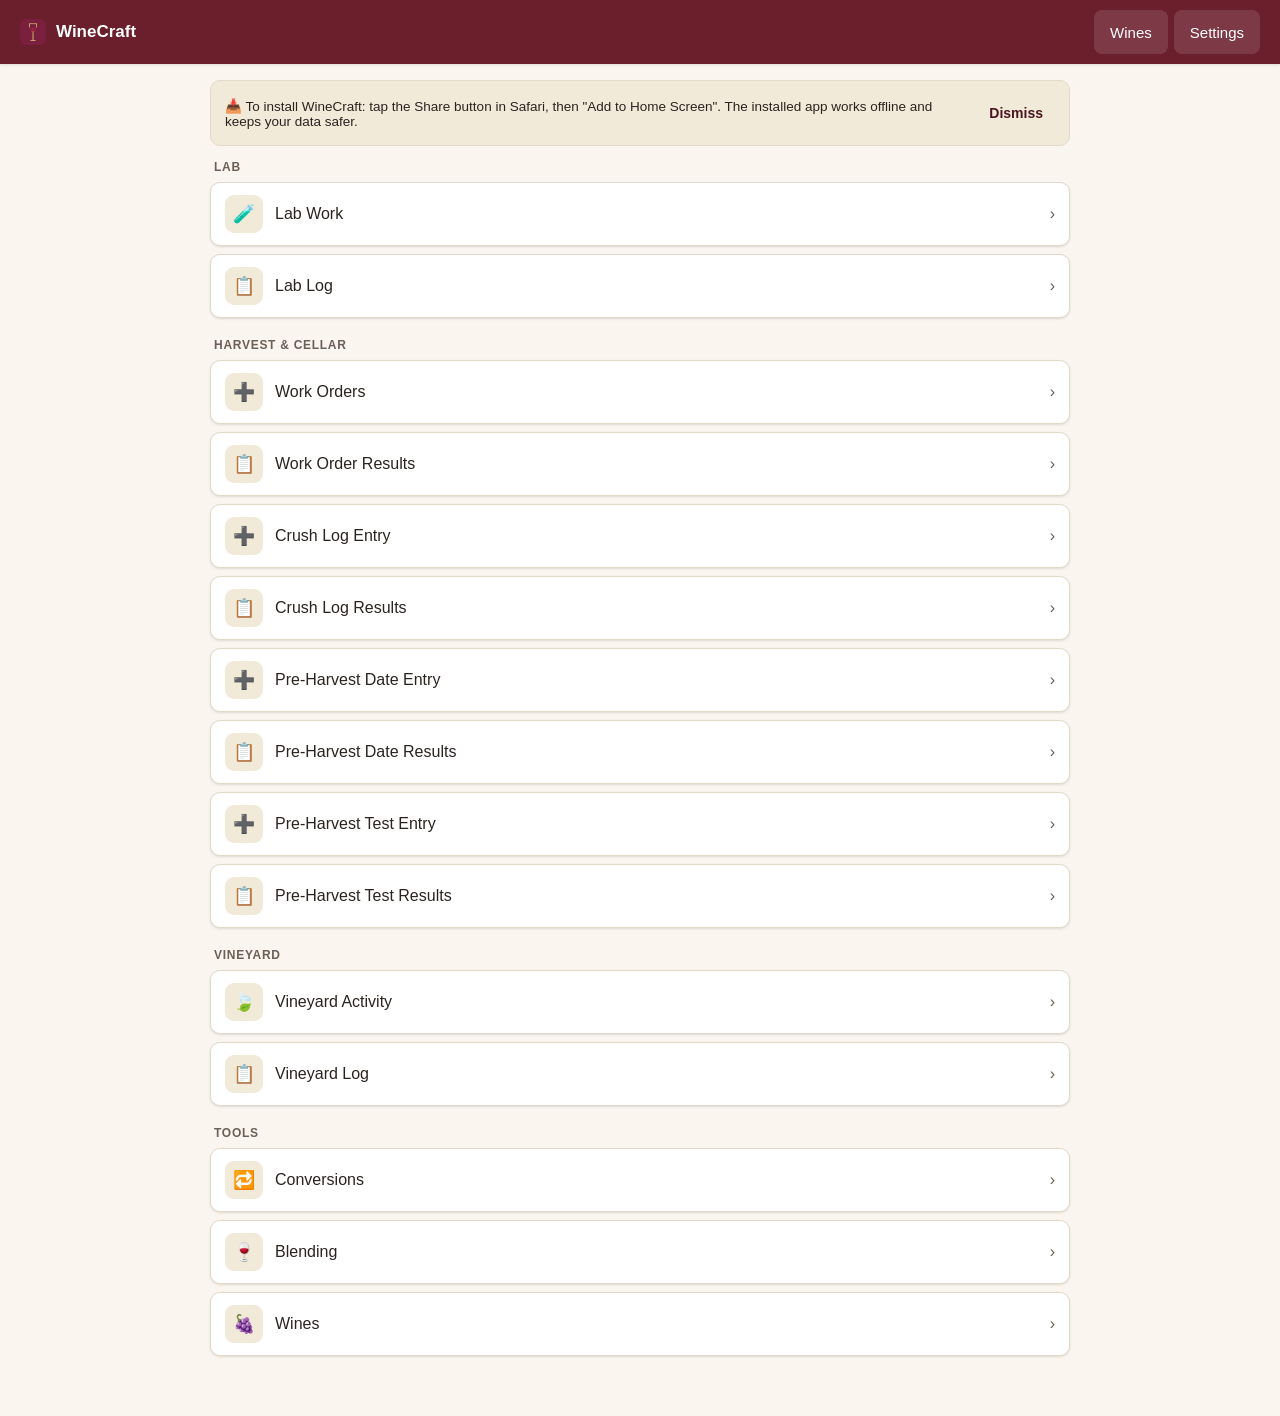
<file: index.html>
<!doctype html>
<html lang="en">
<head>
<meta charset="utf-8">
<meta name="viewport" content="width=device-width, initial-scale=1, viewport-fit=cover">
<meta name="apple-mobile-web-app-capable" content="yes">
<meta name="mobile-web-app-capable" content="yes">
<meta name="apple-mobile-web-app-status-bar-style" content="black-translucent">
<meta name="apple-mobile-web-app-title" content="WineCraft">
<meta name="format-detection" content="telephone=no">
<title>WineCraft</title>
<meta name="description" content="Offline winery production management: lab tests, crush log, pre-harvest tracking, vineyard activity, work orders, tanks, and calculators.">
<meta name="theme-color" content="#6b1e2b">
<link rel="manifest" href="manifest.json">
<link rel="icon" href="assets/icons/icon-192.png">
<link rel="apple-touch-icon" href="assets/icons/apple-touch-icon.png">
<link rel="stylesheet" href="css/styles.css">
</head>
<body>
<div id="app">
  <div id="app-content"></div>
</div>

<script src="js/db.js"></script>
<script src="js/calc.js"></script>
<script src="js/util.js"></script>
<script src="js/router.js"></script>
<script src="js/seed.js"></script>
<script src="js/screens/labTests.js"></script>
<script src="js/screens/labWork.js"></script>
<script src="js/screens/labLog.js"></script>
<script src="js/screens/crushLog.js"></script>
<script src="js/screens/preHarvest.js"></script>
<script src="js/screens/preHarvestMeasure.js"></script>
<script src="js/screens/vineyard.js"></script>
<script src="js/screens/workOrder.js"></script>
<script src="js/screens/wineList.js"></script>
<script src="js/screens/conversions.js"></script>
<script src="js/screens/blending.js"></script>
<script src="js/screens/adminGeneric.js"></script>
<script src="js/screens/tank.js"></script>
<script src="js/screens/tankCapacity.js"></script>
<script src="js/screens/settings.js"></script>
<script src="js/screens/wheels.js"></script>
<script src="js/screens/home.js"></script>
<script src="js/app.js"></script>
</body>
</html>
</file>
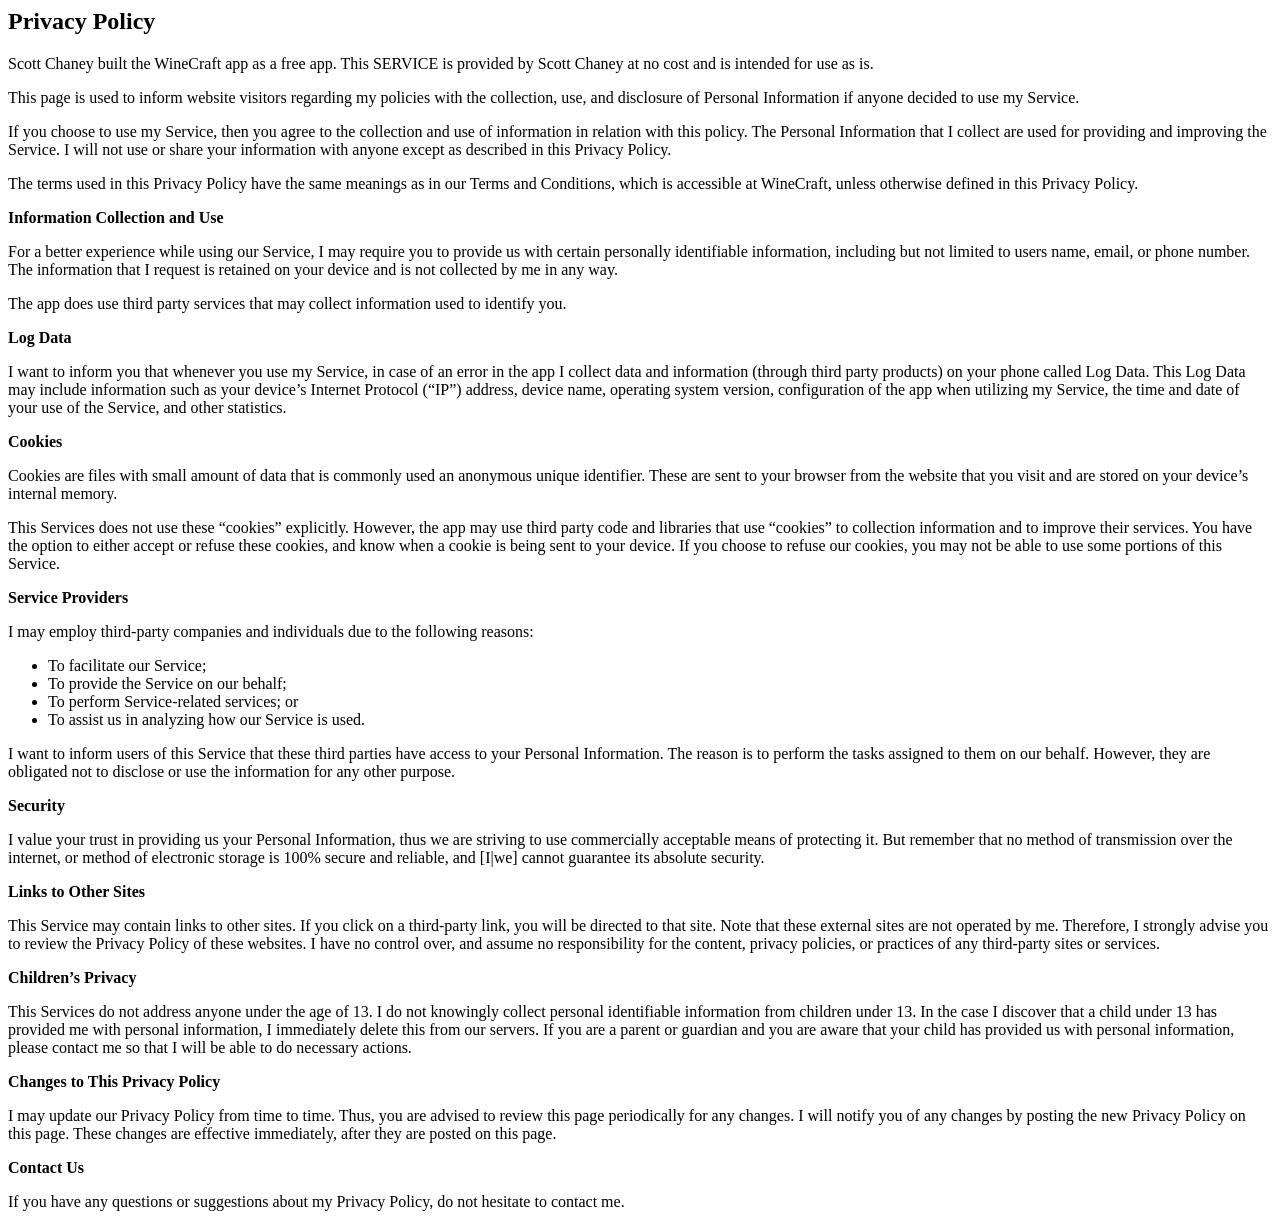
<file: assets/PrivacyPolicy.html>
<html>
<body>
<h2>Privacy Policy</h2>
<p>Scott Chaney built the WineCraft app as a free app. This SERVICE is provided by Scott Chaney at no cost and is intended
    for use as is.</p>
<p>This page is used to inform website visitors regarding my policies with the collection, use, and
    disclosure of Personal Information if anyone decided to use my Service.</p>
<p>If you choose to use my Service, then you agree to the collection and use of information in
    relation with this policy. The Personal Information that I collect are used for providing and
    improving the Service. I will not use or share your information with anyone except as described
    in this Privacy Policy.</p>
<p>The terms used in this Privacy Policy have the same meanings as in our Terms and Conditions,
    which is accessible at WineCraft, unless otherwise defined in this Privacy Policy.</p>

<p><strong>Information Collection and Use</strong></p>
<p>For a better experience while using our Service, I may require you to provide us with certain
    personally identifiable information, including but not limited to users name, email, or phone number. 
	The information that I request is retained on your device and is not
    collected by me in any way.</p>
<p>The app does use third party services that may collect information used to identify you.</p>

<p><strong>Log Data</strong></p>
<p>I want to inform you that whenever you use my Service, in case of an error in the app I collect
    data and information (through third party products) on your phone called Log Data. This Log Data
    may include information such as your device’s Internet Protocol (“IP”) address, device name,
    operating system version, configuration of the app when utilizing my Service, the time and date
    of your use of the Service, and other statistics.</p>

<p><strong>Cookies</strong></p>
<p>Cookies are files with small amount of data that is commonly used an anonymous unique identifier.
    These are sent to your browser from the website that you visit and are stored on your device’s
    internal memory.</p>
<p>This Services does not use these “cookies” explicitly. However, the app may use third party code
    and libraries that use “cookies” to collection information and to improve their services. You
    have the option to either accept or refuse these cookies, and know when a cookie is being sent
    to your device. If you choose to refuse our cookies, you may not be able to use some portions of
    this Service.</p>

<p><strong>Service Providers</strong></p>
<p>I may employ third-party companies and individuals due to the following reasons:</p>
<ul>
    <li>To facilitate our Service;</li>
    <li>To provide the Service on our behalf;</li>
    <li>To perform Service-related services; or</li>
    <li>To assist us in analyzing how our Service is used.</li>
</ul>
<p>I want to inform users of this Service that these third parties have access to your Personal
    Information. The reason is to perform the tasks assigned to them on our behalf. However, they
    are obligated not to disclose or use the information for any other purpose.</p>

<p><strong>Security</strong></p>
<p>I value your trust in providing us your Personal Information, thus we are striving to use
    commercially acceptable means of protecting it. But remember that no method of transmission over
    the internet, or method of electronic storage is 100% secure and reliable, and [I|we] cannot
    guarantee its absolute security.</p>

<p><strong>Links to Other Sites</strong></p>
<p>This Service may contain links to other sites. If you click on a third-party link, you will be
    directed to that site. Note that these external sites are not operated by me. Therefore, I
    strongly advise you to review the Privacy Policy of these websites. I have no control over, and
    assume no responsibility for the content, privacy policies, or practices of any third-party
    sites or services.</p>

<p><strong>Children’s Privacy</strong></p>
<p>This Services do not address anyone under the age of 13. I do not knowingly collect personal
    identifiable information from children under 13. In the case I discover that a child under 13
    has provided me with personal information, I immediately delete this from our servers. If you
    are a parent or guardian and you are aware that your child has provided us with personal
    information, please contact me so that I will be able to do necessary actions.</p>

<p><strong>Changes to This Privacy Policy</strong></p>
<p>I may update our Privacy Policy from time to time. Thus, you are advised to review this page
    periodically for any changes. I will notify you of any changes by posting the new Privacy Policy
    on this page. These changes are effective immediately, after they are posted on this page.</p>

<p><strong>Contact Us</strong></p>
<p>If you have any questions or suggestions about my Privacy Policy, do not hesitate to contact
    me.</p>
</body>
</html>
</file>
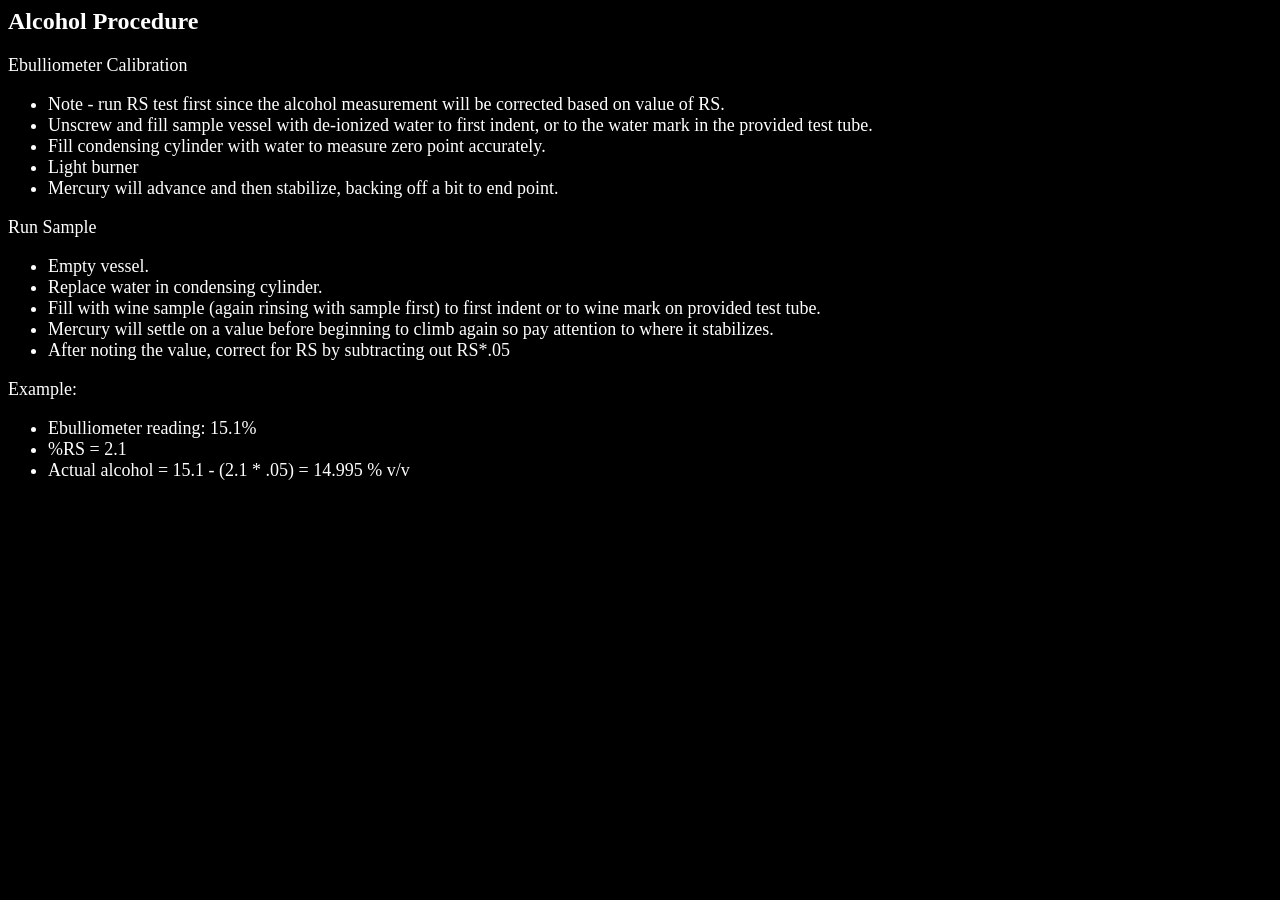
<file: assets/procedures/Alcohol.html>
<html>
<head>
<title>Alcohol Procedure</title>
<style>
  p {
    color: white;
	font-size: 18px;
  }
   li {
    color: white;
	font-size: 18px;
  }
</style>
</head>
<body style="background-color:black">
<span style="color: white;">
<H2>Alcohol Procedure</H2>

<p>Ebulliometer Calibration</p>
<ul>
<li>Note - run RS test first since the alcohol measurement will be corrected based on value of RS.</li>
<li>Unscrew and fill sample vessel with de-ionized water to first indent, or to the water mark in the provided test tube.</li>
<li>Fill condensing cylinder with water to measure zero point accurately.</li>
<li>Light burner</li>
<li>Mercury will advance and then stabilize, backing off a bit to end point.</li>
</ul>

<p>Run Sample</p>
<ul>
<li>Empty vessel.</li>
<li>Replace water in condensing cylinder.</li>
<li>Fill with wine sample (again rinsing with sample first) to first indent or to wine mark on provided test tube.</li>
<li>Mercury will settle on a value before beginning to climb again so pay attention to where it stabilizes.</li>
<li>After noting the value, correct for RS by subtracting out RS*.05</li>
</ul>

<p>Example:</p>
<ul>
<li>Ebulliometer reading: 15.1%</li>
<li>%RS = 2.1</li>
<li>Actual alcohol = 15.1 - (2.1 * .05) = 14.995 % v/v</li>
</ul>
</body>
</html>
</file>
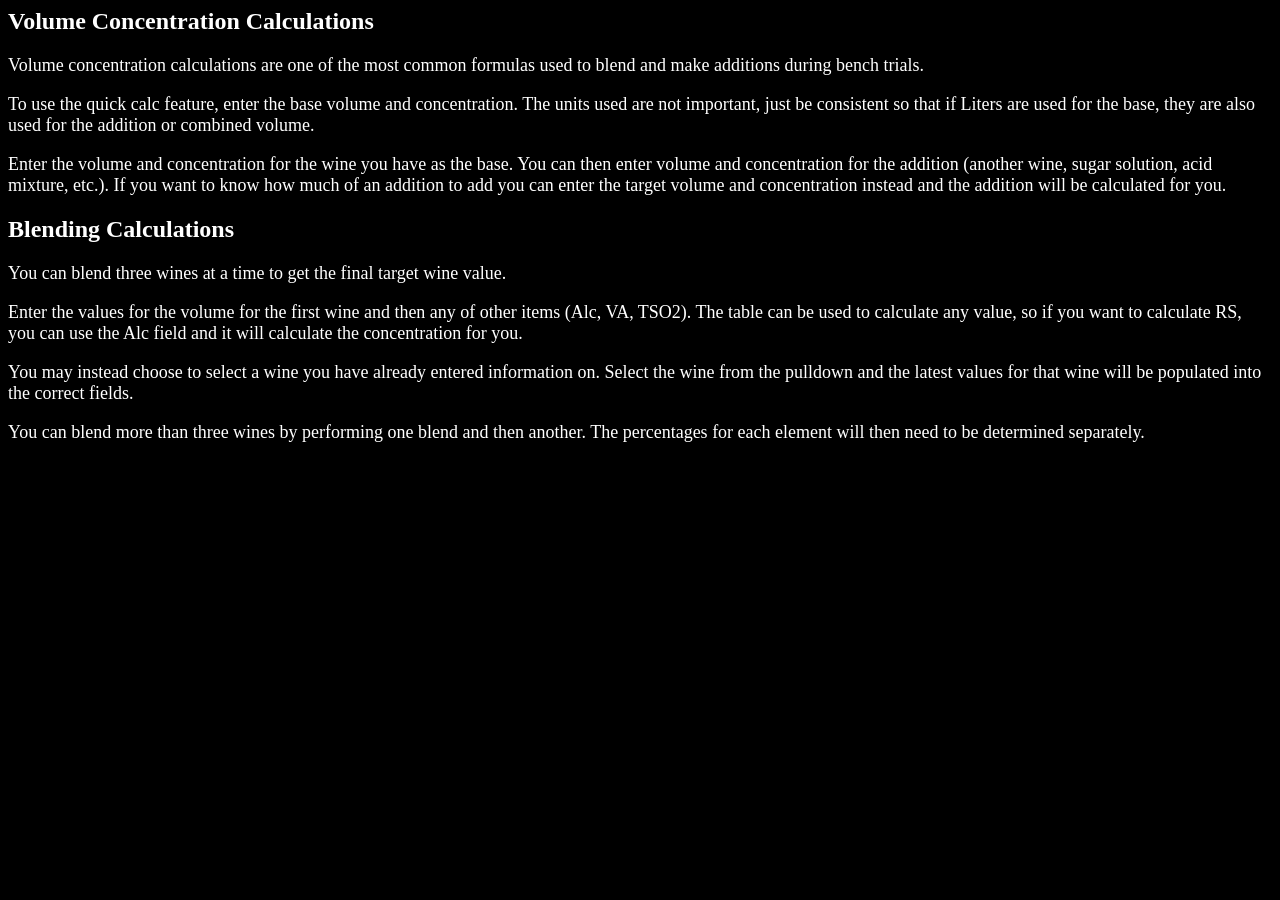
<file: assets/procedures/Blending.html>
<html>
<head>
<title>Total Acid Procedure</title>
<style>
  p {
    color: white;
	font-size: 18px;
  }
   li {
    color: white;
	font-size: 18px;
  }
</style>
</head>
<body style="background-color:black">
<span style="color: white;">
<H2>Volume Concentration Calculations</H2>

<p>Volume concentration calculations are one of the most common formulas used to blend and make additions during bench trials.</p>

<p>To use the quick calc feature, enter the base volume and concentration.  The units used are not important, just be consistent so 
that if Liters are used for the base, they are also used for the addition or combined volume.</p>

<p>Enter the volume and concentration for the wine you have as the base.  You can then enter volume and concentration for the addition 
(another wine, sugar solution, acid mixture, etc.).  If you want to know how much of an addition to add you can enter the target volume and 
concentration instead and the addition will be calculated for you.</p>

<H2>Blending Calculations</H2>

<p>You can blend three wines at a time to get the final target wine value.</p>
<p>Enter the values for the volume for the first wine and then any of other items (Alc, VA, TSO2).  The table can be used to calculate any value, 
so if you want to calculate RS, you can use the Alc field and it will calculate the concentration for you.</p>
<p>You may instead choose to select a wine you have already entered information on.  Select the wine from the pulldown and the latest values for 
that wine will be populated into the correct fields.</p>
<p>You can blend more than three wines by performing one blend and then another.  The percentages for each element will then need to be determined separately.</p>
</span>
</body>
</html>
</file>
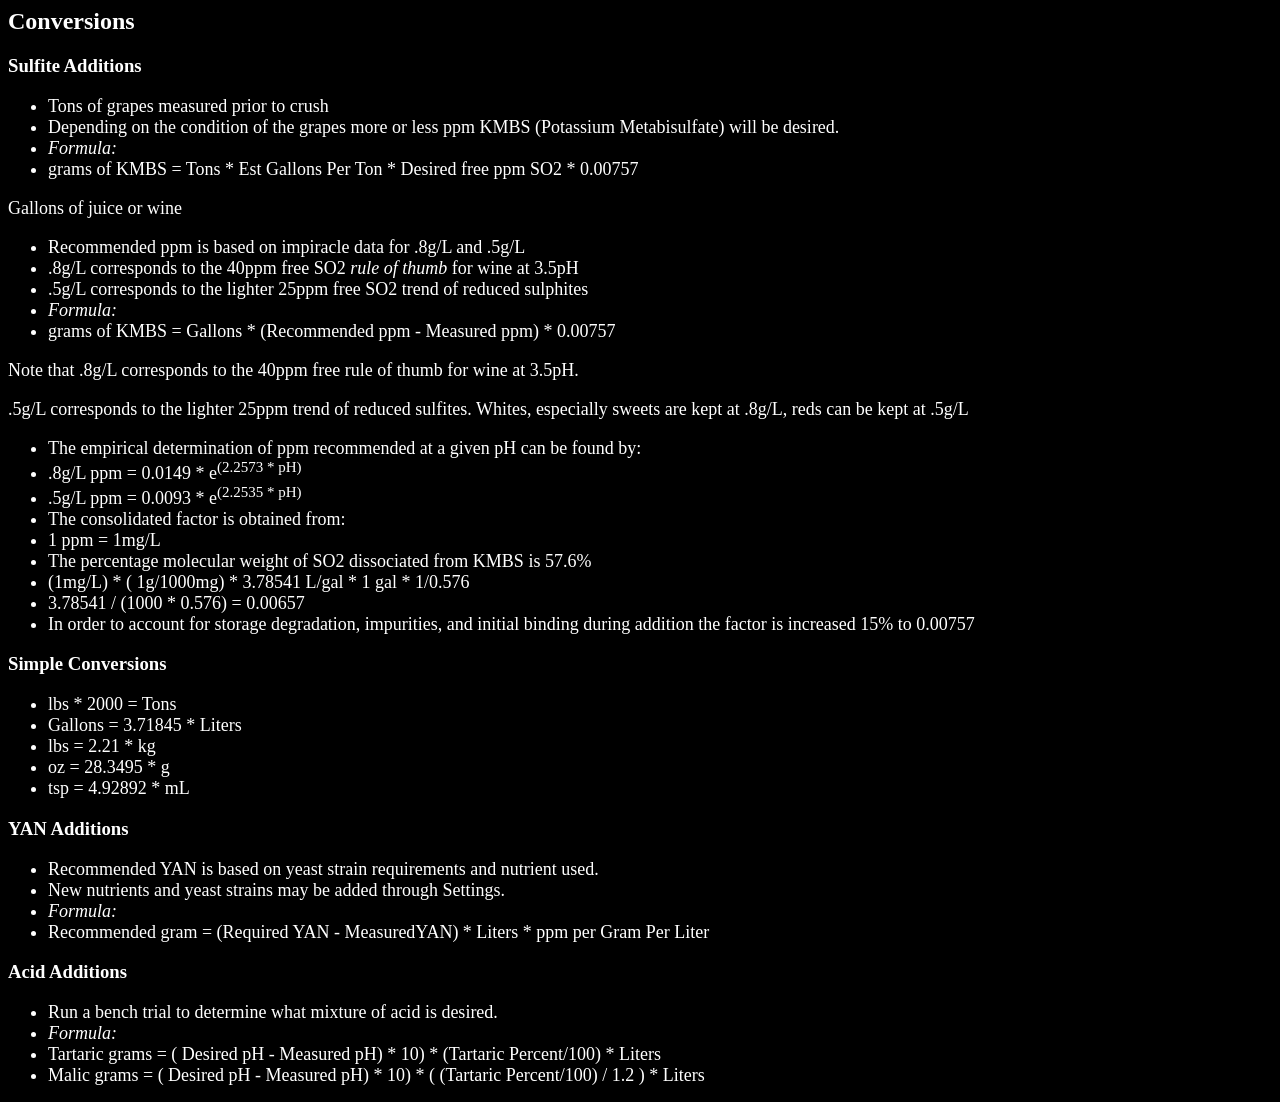
<file: assets/procedures/Conversions.html>
<html>
<head>
<title>Conversions</title>
<style>
  p {
    color: white;
	font-size: 18px;
  }
   li {
    color: white;
	font-size: 18px;
  }
</style>
</head>
<body style="background-color:black">
<span style="color: white;">
<H2>Conversions</H2>

<H3>Sulfite Additions</H3>
<ul>
<li>Tons of grapes measured prior to crush</li>
<li>Depending on the condition of the grapes more or less ppm KMBS (Potassium Metabisulfate) will be desired.</li>
<li><i>Formula:</i></li>
<li>grams of KMBS = Tons * Est Gallons Per Ton * Desired free ppm SO2 * 0.00757</li>
</ul>
<p>Gallons of juice or wine</p>
<ul>
<li>Recommended ppm is based on impiracle data for .8g/L and .5g/L</li>
<li>.8g/L corresponds to the 40ppm free SO2 <i>rule of thumb</i> for wine at 3.5pH</li>
<li>.5g/L corresponds to the lighter 25ppm free SO2 trend of reduced sulphites</li>
<li><i>Formula:</i></li>
<li>grams of KMBS = Gallons * (Recommended ppm - Measured ppm) * 0.00757</li>
</ul>

<p>Note that .8g/L corresponds to the 40ppm free rule of thumb for wine at 3.5pH.</p>
<p>.5g/L corresponds to the lighter 25ppm trend of reduced sulfites. 
Whites, especially sweets are kept at .8g/L, reds can be kept at .5g/L</p>
<ul>
<li>The empirical determination of ppm recommended at a given pH can be found by:</li>
<li>.8g/L ppm = 0.0149 * e<sup>(2.2573 * pH)</sup></li>
<li>.5g/L ppm = 0.0093 * e<sup>(2.2535 * pH)</sup></li>
<li>The consolidated factor is obtained from:</li>
<li>1 ppm = 1mg/L</li>
<li>The percentage molecular weight of SO2 dissociated from KMBS is 57.6%</li>
<li>(1mg/L) * ( 1g/1000mg) * 3.78541 L/gal * 1 gal * 1/0.576</li>
<li>3.78541 / (1000 * 0.576) = 0.00657</li>
<li>In order to account for storage degradation, impurities, and initial binding during addition the factor is increased 15% to 0.00757</li>
</ul>

<h3>Simple Conversions</h3>
<ul>
<li>lbs * 2000 = Tons</li>
<li>Gallons = 3.71845 * Liters</li>
<li>lbs = 2.21 * kg</li>
<li>oz = 28.3495 * g</li>
<li>tsp = 4.92892 * mL</li>
</ul>

<h3>YAN Additions</h3>
<ul>
<li>Recommended YAN is based on yeast strain requirements and nutrient used.</li>
<li>New nutrients and yeast strains may be added through Settings.</li>
<li><i>Formula:</i></li>
<li>Recommended gram = (Required YAN - MeasuredYAN) * Liters * ppm per Gram Per Liter</li>
</ul>

<h3>Acid Additions</h3>
<ul>
<li>Run a bench trial to determine what mixture of acid is desired.</li>
<li><i>Formula:</i></li>
<li>Tartaric grams = ( Desired pH - Measured pH) * 10) * (Tartaric Percent/100) * Liters</li>
<li>Malic grams = ( Desired pH - Measured pH) * 10) * ( (Tartaric Percent/100) / 1.2 ) * Liters</li>
</ul>
</body>
</html>
</file>
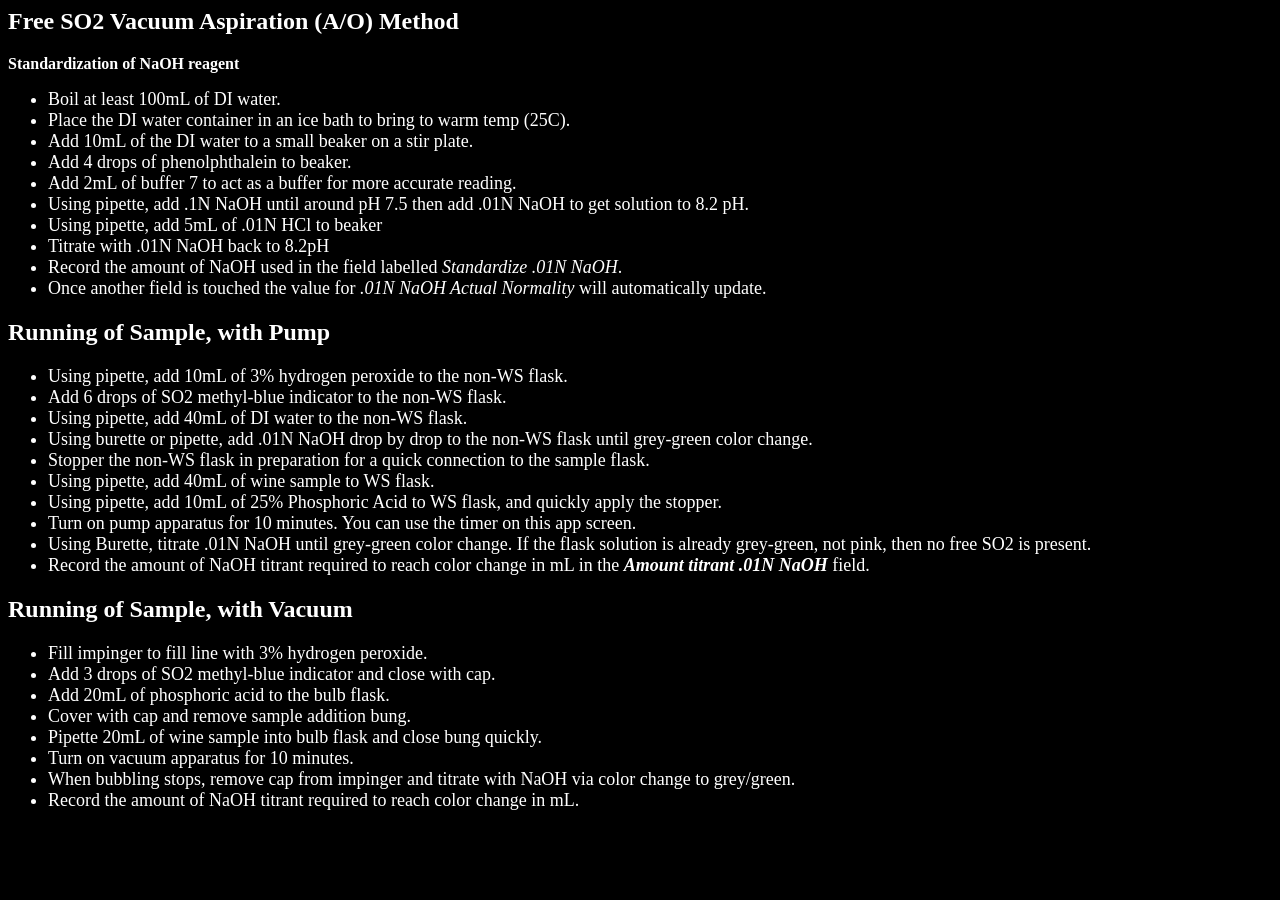
<file: assets/procedures/FreeSO2.html>
<html>
<head>
<title>Free SO2 Vacuum Aspiration (A/O) Method</title>
<style>
  p {
    color: white;
	font-size: 18px;
  }
   li {
    color: white;
	font-size: 18px;
  }
</style>
</head>
<body style="background-color:black">
<span style="color: white;">
<H2>Free SO2 Vacuum Aspiration (A/O) Method</H2>

<b>Standardization of NaOH reagent</b>
<ul>
<li>Boil at least 100mL of DI water.</li>
<li>Place the DI water container in an ice bath to bring to warm temp (25C).</li>
<li>Add 10mL of the DI water to a small beaker on a stir plate.</li>
<li>Add 4 drops of phenolphthalein to beaker.</li>
<li>Add 2mL of buffer 7 to act as a buffer for more accurate reading.</li>
<li>Using pipette, add .1N NaOH until around pH 7.5 then add .01N NaOH to get solution to 8.2 pH.</li>
<li>Using pipette, add 5mL of .01N HCl to beaker</li>
<li>Titrate with .01N NaOH back to 8.2pH</li>
<li>Record the amount of NaOH used in the field labelled <i>Standardize .01N NaOH</i>.</li>
<li>Once another field is touched the value for <i>.01N NaOH Actual Normality</i> will automatically update.</li>
</ul>
<p>
<H2>Running of Sample, with Pump</H2>
<ul>
<li>Using pipette, add 10mL of 3% hydrogen peroxide to the non-WS flask.</li>
<li>Add 6 drops of SO2 methyl-blue indicator to the non-WS flask.</li>
<li>Using pipette, add 40mL of DI water to the non-WS flask.</li>
<li>Using burette or pipette, add .01N NaOH drop by drop to the non-WS flask until grey-green color change.</li>
<li>Stopper the non-WS flask in preparation for a quick connection to the sample flask.</li>
<li>Using pipette, add 40mL of wine sample to WS flask.</li>
<li>Using pipette, add 10mL of 25% Phosphoric Acid to WS flask, and quickly apply the stopper.</li>
<li>Turn on pump apparatus for 10 minutes.  You can use the timer on this app screen.</li>
<li>Using Burette, titrate .01N NaOH until grey-green color change.  If the flask solution is already grey-green, not pink, then no free SO2 is present.</li>
<li>Record the amount of NaOH titrant required to reach color change in mL in the <b><i>Amount titrant .01N NaOH</i></b> field.</li>
</ul>
<p>
<H2>Running of Sample, with Vacuum</H2>
<ul>
<li>Fill impinger to fill line with 3% hydrogen peroxide.</li>
<li>Add 3 drops of SO2 methyl-blue indicator and close with cap.</li>
<li>Add 20mL of phosphoric acid to the bulb flask.</li>
<li>Cover with cap and remove sample addition bung.</li>
<li>Pipette 20mL of wine sample into bulb flask and close bung quickly.</li>
<li>Turn on vacuum apparatus for 10 minutes.</li>
<li>When bubbling stops, remove cap from impinger and titrate with NaOH via color change to grey/green.</li>
<li>Record the amount of NaOH titrant required to reach color change in mL.</li>
</ul>
</body>
</html>
</file>
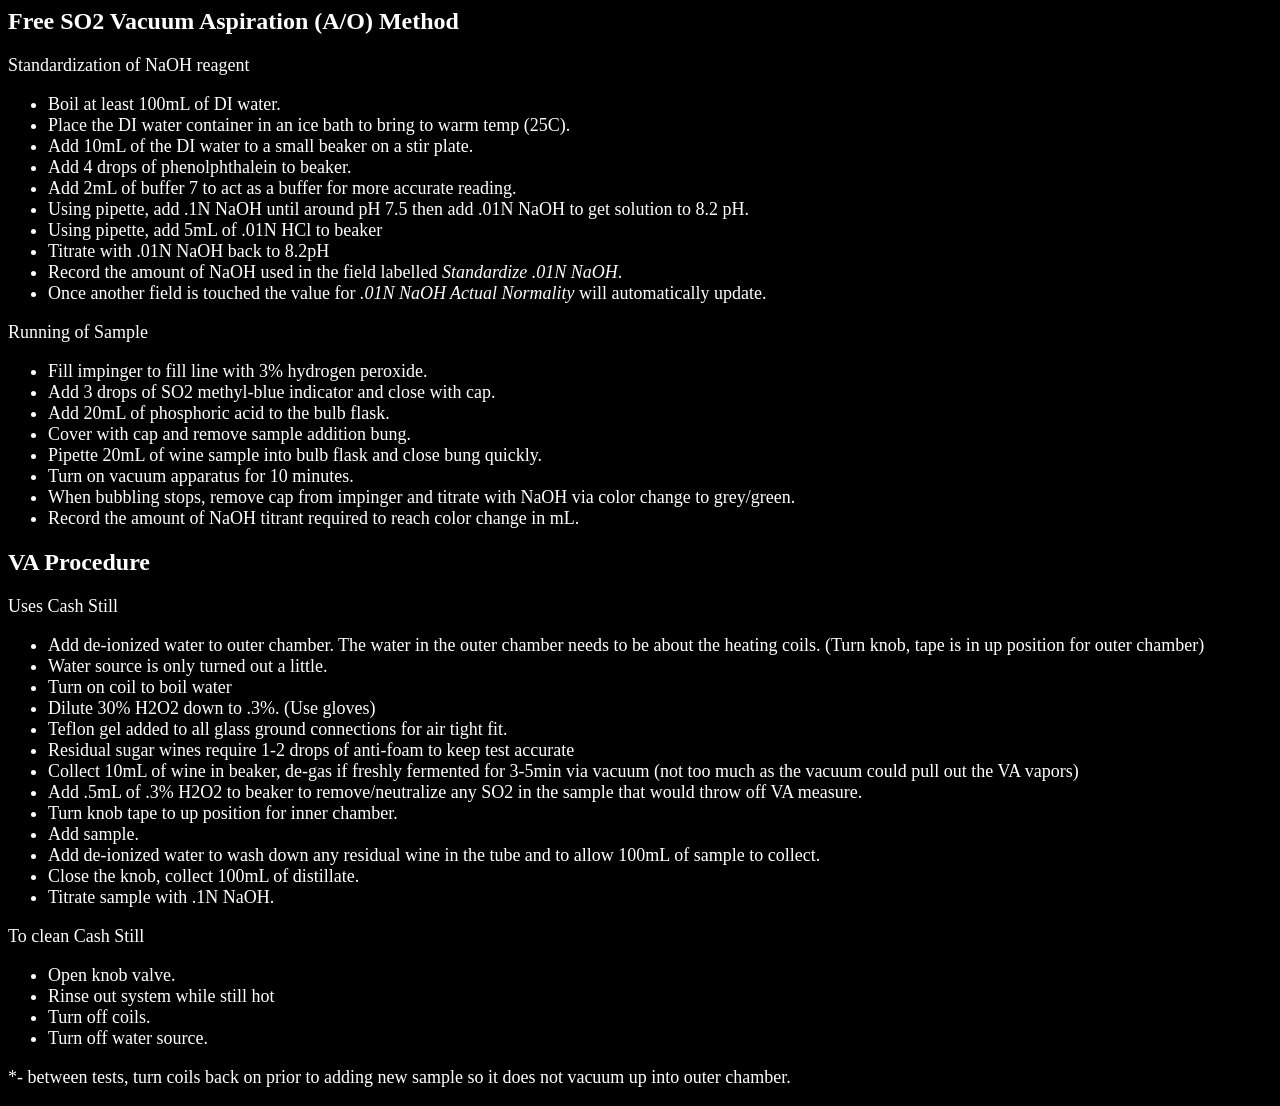
<file: assets/procedures/FreeSO2andVA.html>
<html>
<head>
<title>Free SO2 Vacuum Aspiration (A/O) Method</title>
<style>
  p {
    color: white;
	font-size: 18px;
  }
   li {
    color: white;
	font-size: 18px;
  }
</style>
</head>
<body style="background-color:black">
<span style="color: white;">
<H2>Free SO2 Vacuum Aspiration (A/O) Method</H2>

<p>Standardization of NaOH reagent</p>
<ul>
<li>Boil at least 100mL of DI water.</li>
<li>Place the DI water container in an ice bath to bring to warm temp (25C).</li>
<li>Add 10mL of the DI water to a small beaker on a stir plate.</li>
<li>Add 4 drops of phenolphthalein to beaker.</li>
<li>Add 2mL of buffer 7 to act as a buffer for more accurate reading.</li>
<li>Using pipette, add .1N NaOH until around pH 7.5 then add .01N NaOH to get solution to 8.2 pH.</li>
<li>Using pipette, add 5mL of .01N HCl to beaker</li>
<li>Titrate with .01N NaOH back to 8.2pH</li>
<li>Record the amount of NaOH used in the field labelled <i>Standardize .01N NaOH</i>.</li>
<li>Once another field is touched the value for <i>.01N NaOH Actual Normality</i> will automatically update.</li>
</ul>

<p>Running of Sample</p>
<ul>
<li>Fill impinger to fill line with 3% hydrogen peroxide.</li>
<li>Add 3 drops of SO2 methyl-blue indicator and close with cap.</li>
<li>Add 20mL of phosphoric acid to the bulb flask.</li>
<li>Cover with cap and remove sample addition bung.</li>
<li>Pipette 20mL of wine sample into bulb flask and close bung quickly.</li>
<li>Turn on vacuum apparatus for 10 minutes.</li>
<li>When bubbling stops, remove cap from impinger and titrate with NaOH via color change to grey/green.</li>
<li>Record the amount of NaOH titrant required to reach color change in mL.</li>
</ul>

<H2>VA Procedure</H2>
<p>Uses Cash Still</p>
<ul>
<li>Add de-ionized water to outer chamber.  The water in the outer chamber needs to be about the heating coils. (Turn knob, tape is in up position for outer chamber)</li>
<li>Water source is only turned out a little.</li>
<li>Turn on coil to boil water</li>
<li>Dilute 30% H2O2 down to .3%.  (Use gloves)</li>
<li>Teflon gel added to all glass ground connections for air tight fit.</li>
<li>Residual sugar wines require 1-2 drops of anti-foam to keep test accurate</li>
<li>Collect 10mL of wine in beaker,  de-gas if freshly fermented for 3-5min via vacuum (not too much as the vacuum could pull out the VA vapors)</li>
<li>Add .5mL of .3% H2O2 to beaker to remove/neutralize any SO2 in the sample that would throw off VA measure.</li>
<li>Turn knob tape to up position for inner chamber.</li>
<li>Add sample.</li>
<li>Add de-ionized water to wash down any residual wine in the tube and to allow 100mL of sample to collect.</li>
<li>Close the knob, collect 100mL of distillate.</li>
<li>Titrate sample with .1N NaOH.</li>
</ul>

<p>To clean Cash Still</p>
<ul>
<li>Open knob valve.</li>
<li>Rinse out system while still hot</li>
<li>Turn off coils.</li>
<li>Turn off water source.</li>
</ul>

<p>*- between tests, turn coils back on prior to adding new sample so it does not vacuum up into outer chamber.</p>
</body>
</html>
</file>
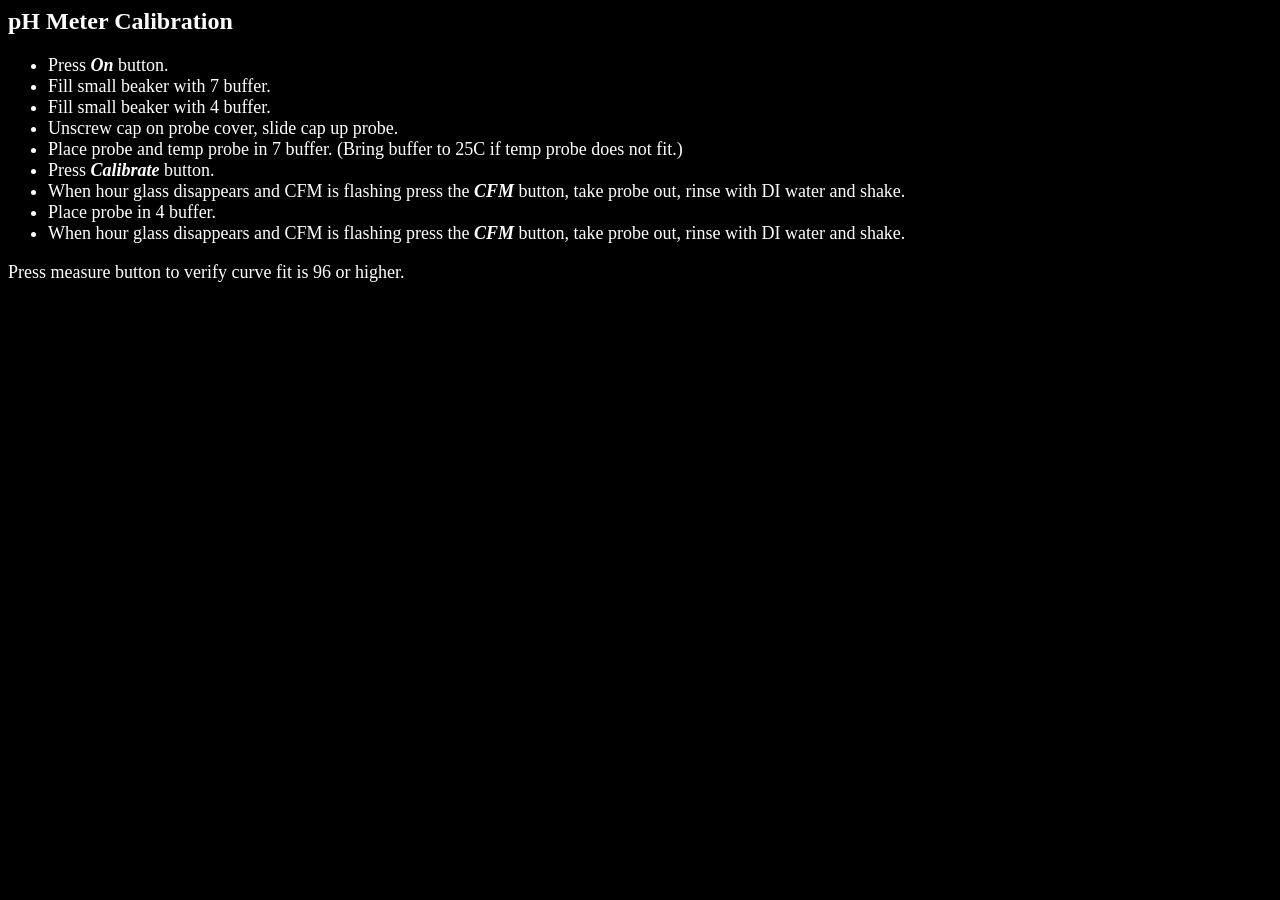
<file: assets/procedures/pH.html>
<html>
<head>
<title>pH Meter</title>
<style>
  p {
    color: white;
	font-size: 18px;
  }
   li {
    color: white;
	font-size: 18px;
  }
</style>
</head>
<body style="background-color:black">
<span style="color: white;">
<H2>pH Meter Calibration</H2>
<ul>
<li>Press <i><b>On</b></i> button.</li>
<li>Fill small beaker with 7 buffer.</li>
<li>Fill small beaker with 4 buffer.</li>
<li>Unscrew cap on probe cover, slide cap up probe.</li>
<li>Place probe and temp probe in 7 buffer. (Bring buffer to 25C if temp probe does not fit.)</li>
<li>Press <i><b>Calibrate</b></i> button.</li>
<li>When hour glass disappears and CFM is flashing press the <i><b>CFM</b></i> button, take probe out, rinse with DI water and shake.</li>
<li>Place probe in 4 buffer.</li>
<li>When hour glass disappears and CFM is flashing press the <i><b>CFM</b></i> button, take probe out, rinse with DI water and shake.</li>
</ul>

<p>Press measure button to verify curve fit is 96 or higher.</p>
</body>
</html>
</file>
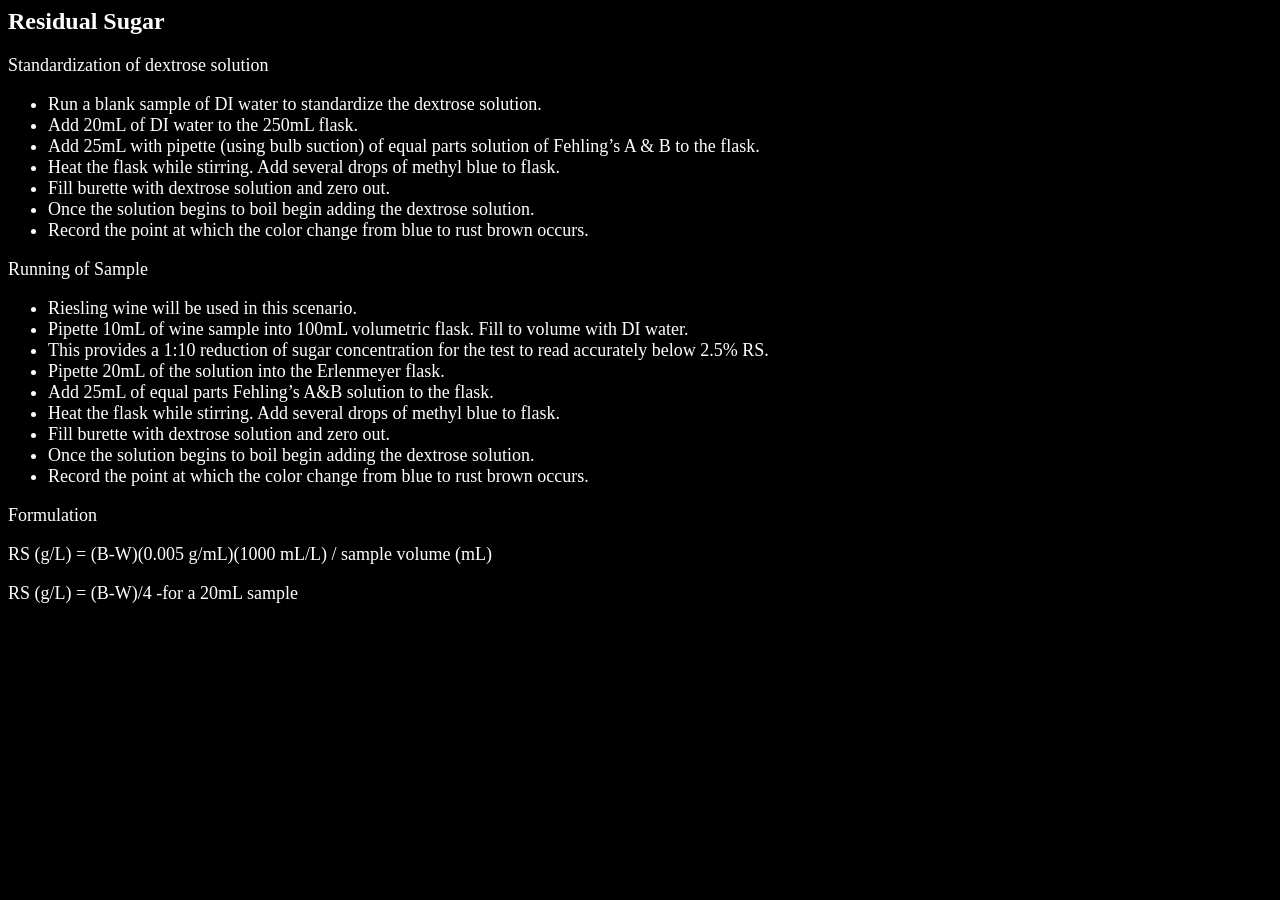
<file: assets/procedures/RS.html>
<html>
<head>
<title>Residual Sugar</title>
<style>
  p {
    color: white;
	font-size: 18px;
  }
   li {
    color: white;
	font-size: 18px;
  }
</style>
</head>
<body style="background-color:black">
<span style="color: white;">
<H2>Residual Sugar</H2>

<p>Standardization of dextrose solution</p>
<ul>
<li>Run a blank sample of DI water to standardize the dextrose solution.</li>
<li>Add 20mL of DI water to the 250mL flask.</li>
<li>Add 25mL with pipette (using bulb suction) of equal parts solution of Fehling’s A & B to the flask.</li>
<li>Heat the flask while stirring. Add several drops of methyl blue to flask.</li>
<li>Fill burette with dextrose solution and zero out.</li>
<li>Once the solution begins to boil begin adding the dextrose solution.</li>
<li>Record the point at which the color change from blue to rust brown occurs.</li>
</ul>

<p>Running of Sample</p>
<ul>
<li>Riesling wine will be used in this scenario.</li>
<li>Pipette 10mL of wine sample into 100mL volumetric flask. Fill to volume with DI water.</li>
<li>This provides a 1:10 reduction of sugar concentration for the test to read accurately below 2.5% RS.</li>
<li>Pipette 20mL of the solution into the Erlenmeyer flask.</li>
<li>Add 25mL of equal parts Fehling’s A&B solution to the flask.</li>
<li>Heat the flask while stirring. Add several drops of methyl blue to flask.</li>
<li>Fill burette with dextrose solution and zero out.</li>
<li>Once the solution begins to boil begin adding the dextrose solution.</li>
<li>Record the point at which the color change from blue to rust brown occurs.</li>
</ul>

<p>Formulation</p>
<p>RS (g/L) = (B-W)(0.005 g/mL)(1000 mL/L) / sample volume (mL)</p>
<p>RS (g/L) = (B-W)/4 -for a 20mL sample</p>
</body>
</html>
</file>
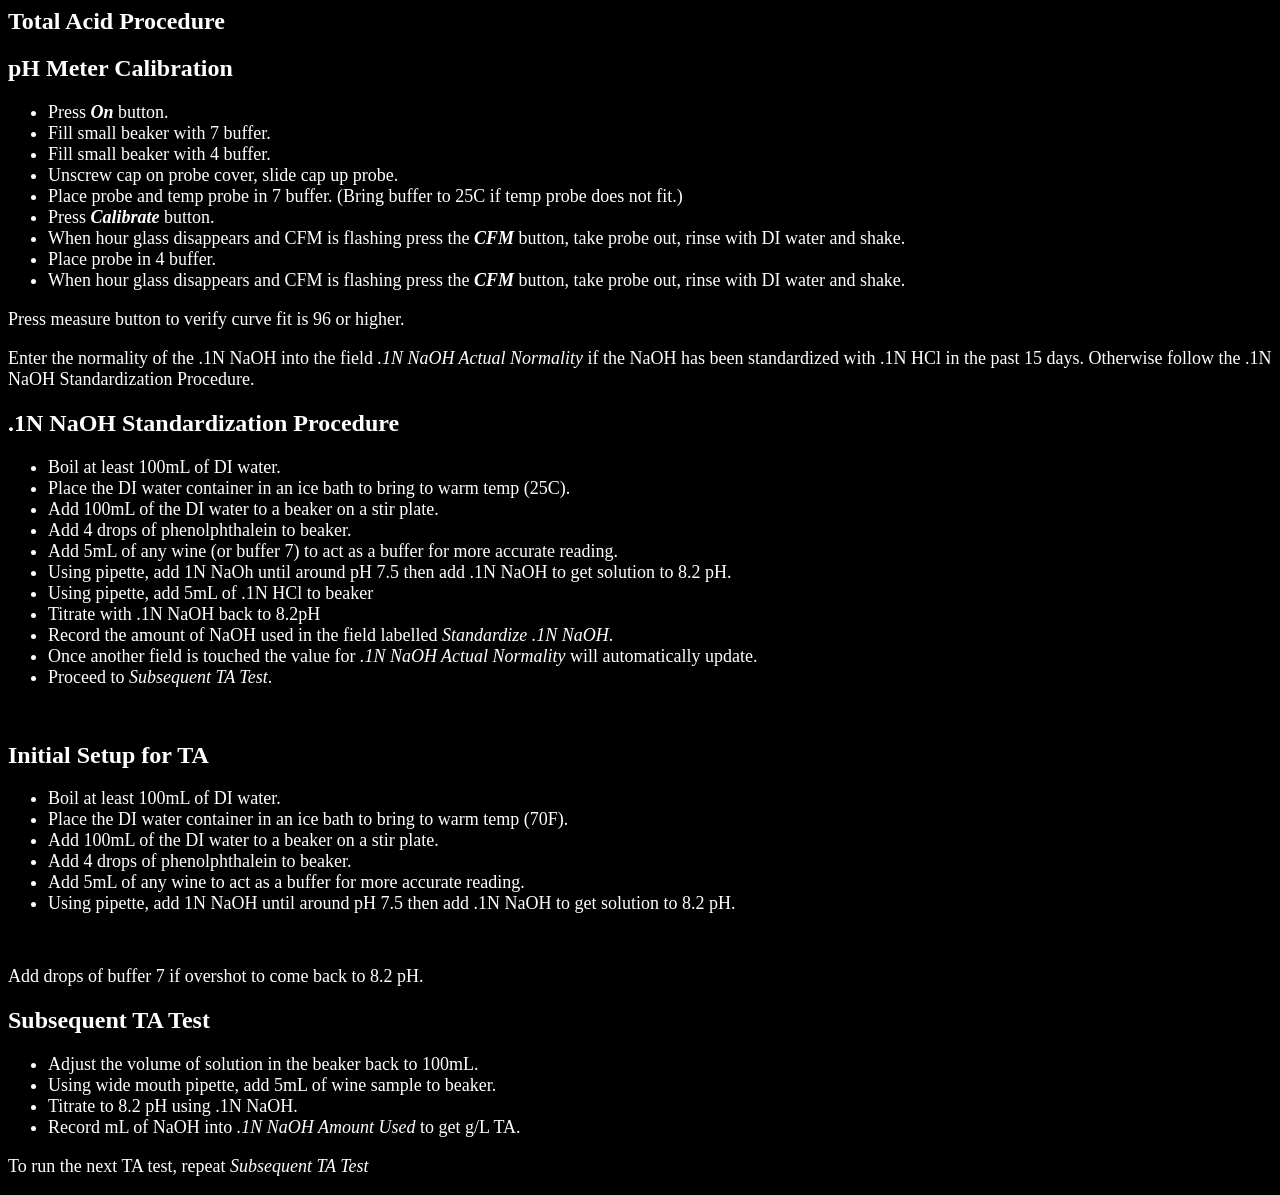
<file: assets/procedures/TA.html>
<html>
<head>
<title>Total Acid Procedure</title>
<style>
  p {
    color: white;
	font-size: 18px;
  }
   li {
    color: white;
	font-size: 18px;
  }
</style>
</head>
<body style="background-color:black">
<span style="color: white;">
<H2>Total Acid Procedure</H2>

<H2>pH Meter Calibration</H2>
<ul>
<li>Press <i><b>On</b></i> button.</li>
<li>Fill small beaker with 7 buffer.</li>
<li>Fill small beaker with 4 buffer.</li>
<li>Unscrew cap on probe cover, slide cap up probe.</li>
<li>Place probe and temp probe in 7 buffer. (Bring buffer to 25C if temp probe does not fit.)</li>
<li>Press <i><b>Calibrate</b></i> button.</li>
<li>When hour glass disappears and CFM is flashing press the <i><b>CFM</b></i> button, take probe out, rinse with DI water and shake.</li>
<li>Place probe in 4 buffer.</li>
<li>When hour glass disappears and CFM is flashing press the <i><b>CFM</b></i> button, take probe out, rinse with DI water and shake.</li>
</ul>
<p>Press measure button to verify curve fit is 96 or higher.</p>


<p>Enter the normality of the .1N NaOH into the field <i>.1N NaOH Actual Normality</i> if the NaOH has been standardized with .1N HCl in the past 15 days. Otherwise follow the .1N NaOH Standardization Procedure.</p>

<H2>.1N NaOH Standardization Procedure</H2>
<ul>
<li>Boil at least 100mL of DI water.</li>
<li>Place the DI water container in an ice bath to bring to warm temp (25C).</li>
<li>Add 100mL of the DI water to a beaker on a stir plate.</li>
<li>Add 4 drops of phenolphthalein to beaker.</li>
<li>Add 5mL of any wine (or buffer 7) to act as a buffer for more accurate reading.</li>
<li>Using pipette, add 1N NaOh until around pH 7.5 then add .1N NaOH to get solution to 8.2 pH.</li>
<li>Using pipette, add 5mL of .1N HCl to beaker</li>
<li>Titrate with .1N NaOH back to 8.2pH</li>
<li>Record the amount of NaOH used in the field labelled <i>Standardize .1N NaOH</i>.</li>
<li>Once another field is touched the value for <i>.1N NaOH Actual Normality</i> will automatically update.</li>
<li>Proceed to <i>Subsequent TA Test</i>.</li>
</ul><br>

<H2>Initial Setup for TA</H2>
<ul>
<li>Boil at least 100mL of DI water.</li>
<li>Place the DI water container in an ice bath to bring to warm temp (70F).</li>
<li>Add 100mL of the DI water to a beaker on a stir plate.</li>
<li>Add 4 drops of phenolphthalein to beaker.</li>
<li>Add 5mL of any wine to act as a buffer for more accurate reading.</li>
<li>Using pipette, add 1N NaOH until around pH 7.5 then add .1N NaOH to get solution to 8.2 pH.</li>
</ul><br>

<p>Add drops of buffer 7 if overshot to come back to 8.2 pH.</p>

<H2>Subsequent TA Test</H2>
<ul>
<li>Adjust the volume of solution in the beaker back to 100mL.</li>
<li>Using wide mouth pipette, add 5mL of wine sample to beaker.</li>
<li>Titrate to 8.2 pH using .1N NaOH.</li>
<li>Record mL of NaOH into <i>.1N NaOH Amount Used</i> to get g/L TA.</li>
</ul>

<p>To run the next TA test, repeat <i>Subsequent TA Test</i></p>
</span>
</body>
</html>
</file>
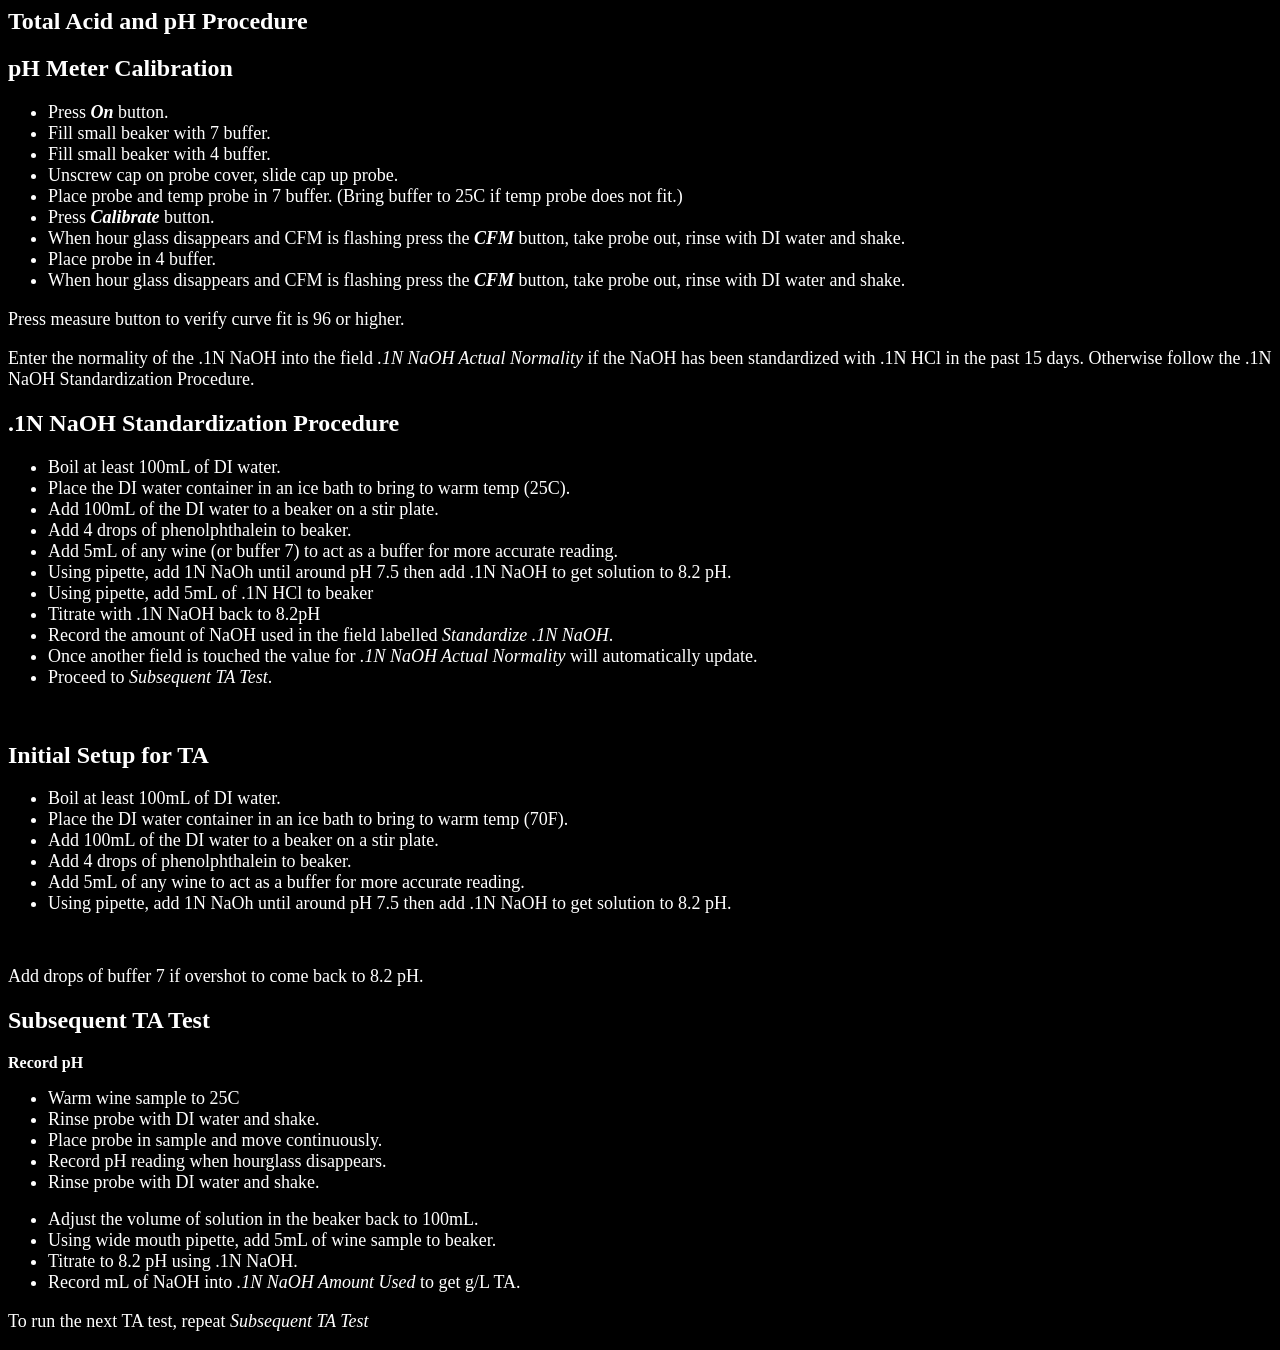
<file: assets/procedures/TAandPH.html>
<html>
<head>
<title>Total Acid and pH Procedure</title>
<style>
  p {
    color: white;
	font-size: 18px;
  }
   li {
    color: white;
	font-size: 18px;
  }
</style>
</head>
<body style="background-color:black">
<span style="color: white;">
<H2>Total Acid and pH Procedure</H2>

<H2>pH Meter Calibration</H2>
<ul>
<li>Press <i><b>On</b></i> button.</li>
<li>Fill small beaker with 7 buffer.</li>
<li>Fill small beaker with 4 buffer.</li>
<li>Unscrew cap on probe cover, slide cap up probe.</li>
<li>Place probe and temp probe in 7 buffer. (Bring buffer to 25C if temp probe does not fit.)</li>
<li>Press <i><b>Calibrate</b></i> button.</li>
<li>When hour glass disappears and CFM is flashing press the <i><b>CFM</b></i> button, take probe out, rinse with DI water and shake.</li>
<li>Place probe in 4 buffer.</li>
<li>When hour glass disappears and CFM is flashing press the <i><b>CFM</b></i> button, take probe out, rinse with DI water and shake.</li>
</ul>
<p>Press measure button to verify curve fit is 96 or higher.</p>


<p>Enter the normality of the .1N NaOH into the field <i>.1N NaOH Actual Normality</i> if the NaOH has been standardized with .1N HCl in the past 15 days. Otherwise follow the .1N NaOH Standardization Procedure.</p>

<H2>.1N NaOH Standardization Procedure</H2>
<ul>
<li>Boil at least 100mL of DI water.</li>
<li>Place the DI water container in an ice bath to bring to warm temp (25C).</li>
<li>Add 100mL of the DI water to a beaker on a stir plate.</li>
<li>Add 4 drops of phenolphthalein to beaker.</li>
<li>Add 5mL of any wine (or buffer 7) to act as a buffer for more accurate reading.</li>
<li>Using pipette, add 1N NaOh until around pH 7.5 then add .1N NaOH to get solution to 8.2 pH.</li>
<li>Using pipette, add 5mL of .1N HCl to beaker</li>
<li>Titrate with .1N NaOH back to 8.2pH</li>
<li>Record the amount of NaOH used in the field labelled <i>Standardize .1N NaOH</i>.</li>
<li>Once another field is touched the value for <i>.1N NaOH Actual Normality</i> will automatically update.</li>
<li>Proceed to <i>Subsequent TA Test</i>.</li>
</ul><br>

<H2>Initial Setup for TA</H2>
<ul>
<li>Boil at least 100mL of DI water.</li>
<li>Place the DI water container in an ice bath to bring to warm temp (70F).</li>
<li>Add 100mL of the DI water to a beaker on a stir plate.</li>
<li>Add 4 drops of phenolphthalein to beaker.</li>
<li>Add 5mL of any wine to act as a buffer for more accurate reading.</li>
<li>Using pipette, add 1N NaOh until around pH 7.5 then add .1N NaOH to get solution to 8.2 pH.</li>
</ul><br>

<p>Add drops of buffer 7 if overshot to come back to 8.2 pH.</p>

<H2>Subsequent TA Test</H2>
<b>Record pH</b>
<ul>
<li>Warm wine sample to 25C</li>
<li>Rinse probe with DI water and shake.</li>
<li>Place probe in sample and move continuously.</li>
<li>Record pH reading when hourglass disappears.</li>
<li>Rinse probe with DI water and shake.</li>
</ul>

<ul>
<li>Adjust the volume of solution in the beaker back to 100mL.</li>
<li>Using wide mouth pipette, add 5mL of wine sample to beaker.</li>
<li>Titrate to 8.2 pH using .1N NaOH.</li>
<li>Record mL of NaOH into <i>.1N NaOH Amount Used</i> to get g/L TA.</li>
</ul>

<p>To run the next TA test, repeat <i>Subsequent TA Test</i></p>
</span>
</body>
</html>
</file>
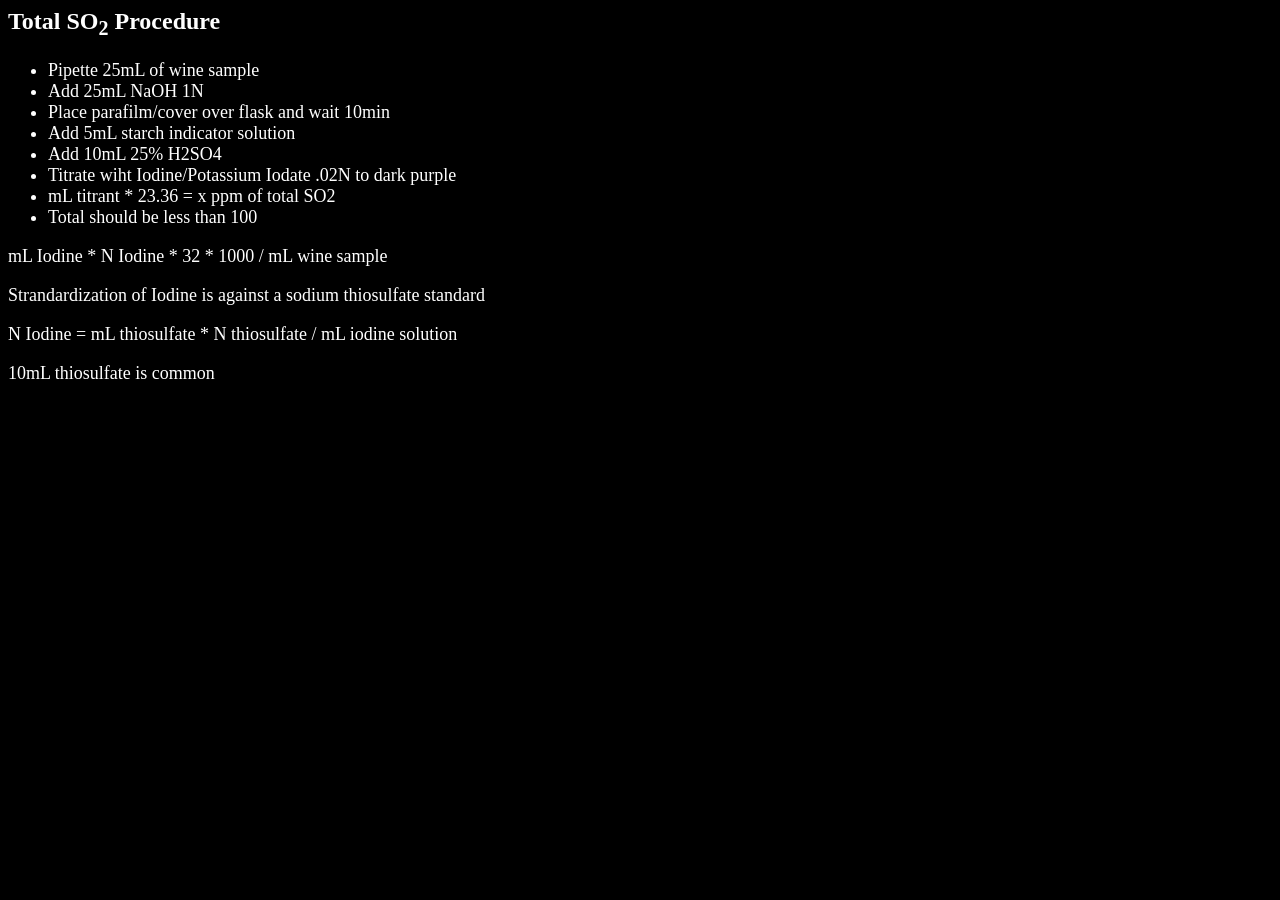
<file: assets/procedures/TotalSO2.html>
<html>
<head>
<title>Total SO2 Procedure</title>
<style>
  p {
    color: white;
	font-size: 18px;
  }
   li {
    color: white;
	font-size: 18px;
  }
</style>
</head>
<body style="background-color:black">
<span style="color: white;">
<H2>Total SO<sub>2</sub> Procedure</H2>
<ul>
<li>Pipette 25mL of wine sample</li>
<li>Add 25mL NaOH 1N</li>
<li>Place parafilm/cover over flask and wait 10min</li>
<li>Add 5mL starch indicator solution</li>
<li>Add 10mL 25% H2SO4</li>
<li>Titrate wiht Iodine/Potassium Iodate .02N to dark purple</li>
<li>mL titrant * 23.36 = x ppm of total SO2</li>
<li>Total should be less than 100</li>
</ul>

<p>mL Iodine * N Iodine * 32 * 1000 / mL wine sample</p>

<p>Strandardization of Iodine is against a sodium thiosulfate standard</p>
<p>N Iodine = mL thiosulfate * N thiosulfate / mL iodine solution</p>
<p>10mL thiosulfate is common</p>

</body>
</html>
</file>
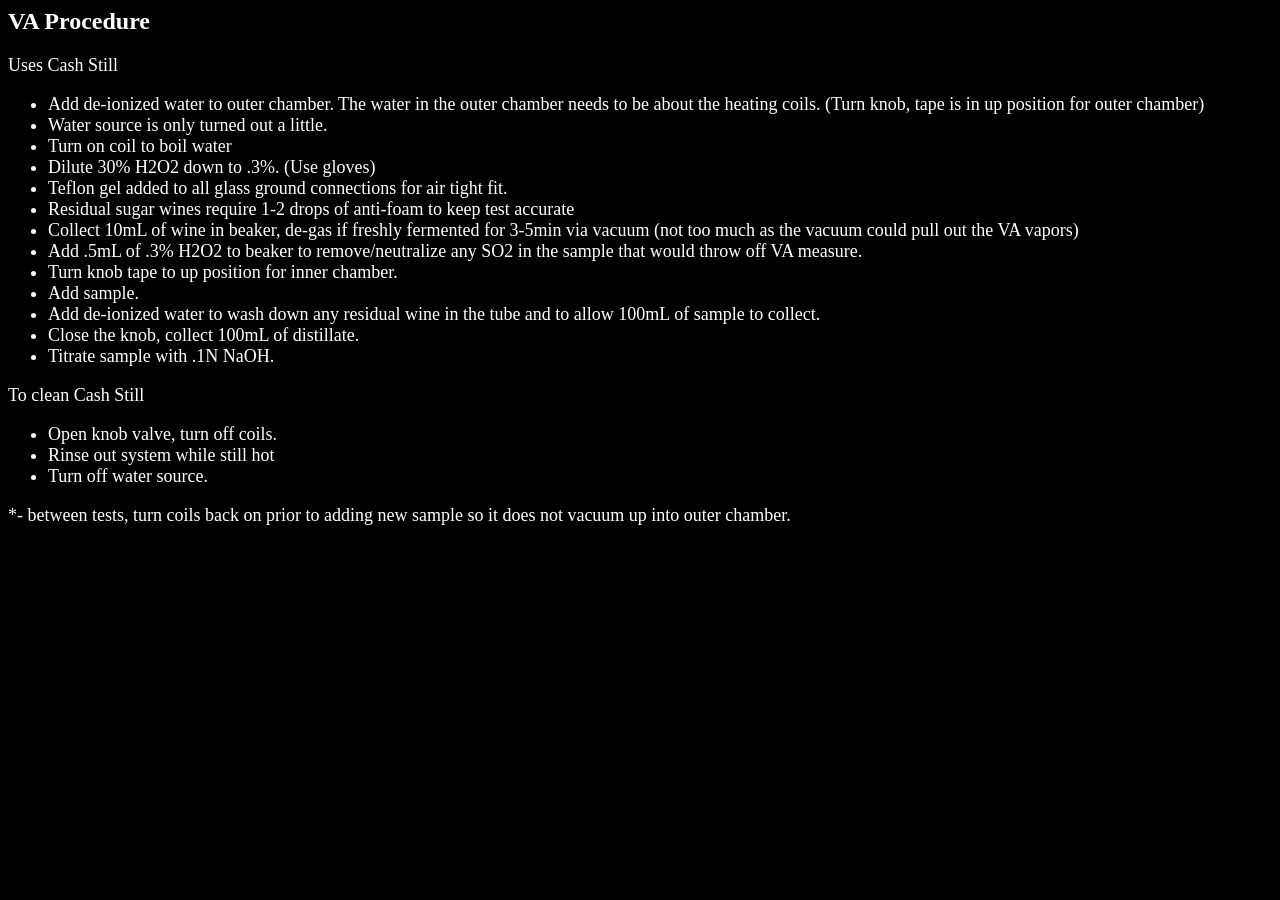
<file: assets/procedures/VA.html>
<html>
<head>
<title>Volatile Acidity Procedure</title>
<style>
  p {
    color: white;
	font-size: 18px;
  }
   li {
    color: white;
	font-size: 18px;
  }
</style>
</head>
<body style="background-color:black">
<span style="color: white;">
<H2>VA Procedure</H2>
<p>Uses Cash Still</p>
<ul>
<li>Add de-ionized water to outer chamber.  The water in the outer chamber needs to be about the heating coils. (Turn knob, tape is in up position for outer chamber)</li>
<li>Water source is only turned out a little.</li>
<li>Turn on coil to boil water</li>
<li>Dilute 30% H2O2 down to .3%.  (Use gloves)</li>
<li>Teflon gel added to all glass ground connections for air tight fit.</li>
<li>Residual sugar wines require 1-2 drops of anti-foam to keep test accurate</li>
<li>Collect 10mL of wine in beaker,  de-gas if freshly fermented for 3-5min via vacuum (not too much as the vacuum could pull out the VA vapors)</li>
<li>Add .5mL of .3% H2O2 to beaker to remove/neutralize any SO2 in the sample that would throw off VA measure.</li>
<li>Turn knob tape to up position for inner chamber.</li>
<li>Add sample.</li>
<li>Add de-ionized water to wash down any residual wine in the tube and to allow 100mL of sample to collect.</li>
<li>Close the knob, collect 100mL of distillate.</li>
<li>Titrate sample with .1N NaOH.</li>
</ul>

<p>To clean Cash Still</p>
<ul>
<li>Open knob valve, turn off coils.</li>
<li>Rinse out system while still hot</li>
<li>Turn off water source.</li>
</ul>

<p>*- between tests, turn coils back on prior to adding new sample so it does not vacuum up into outer chamber.</p>
</body>
</html>
</file>
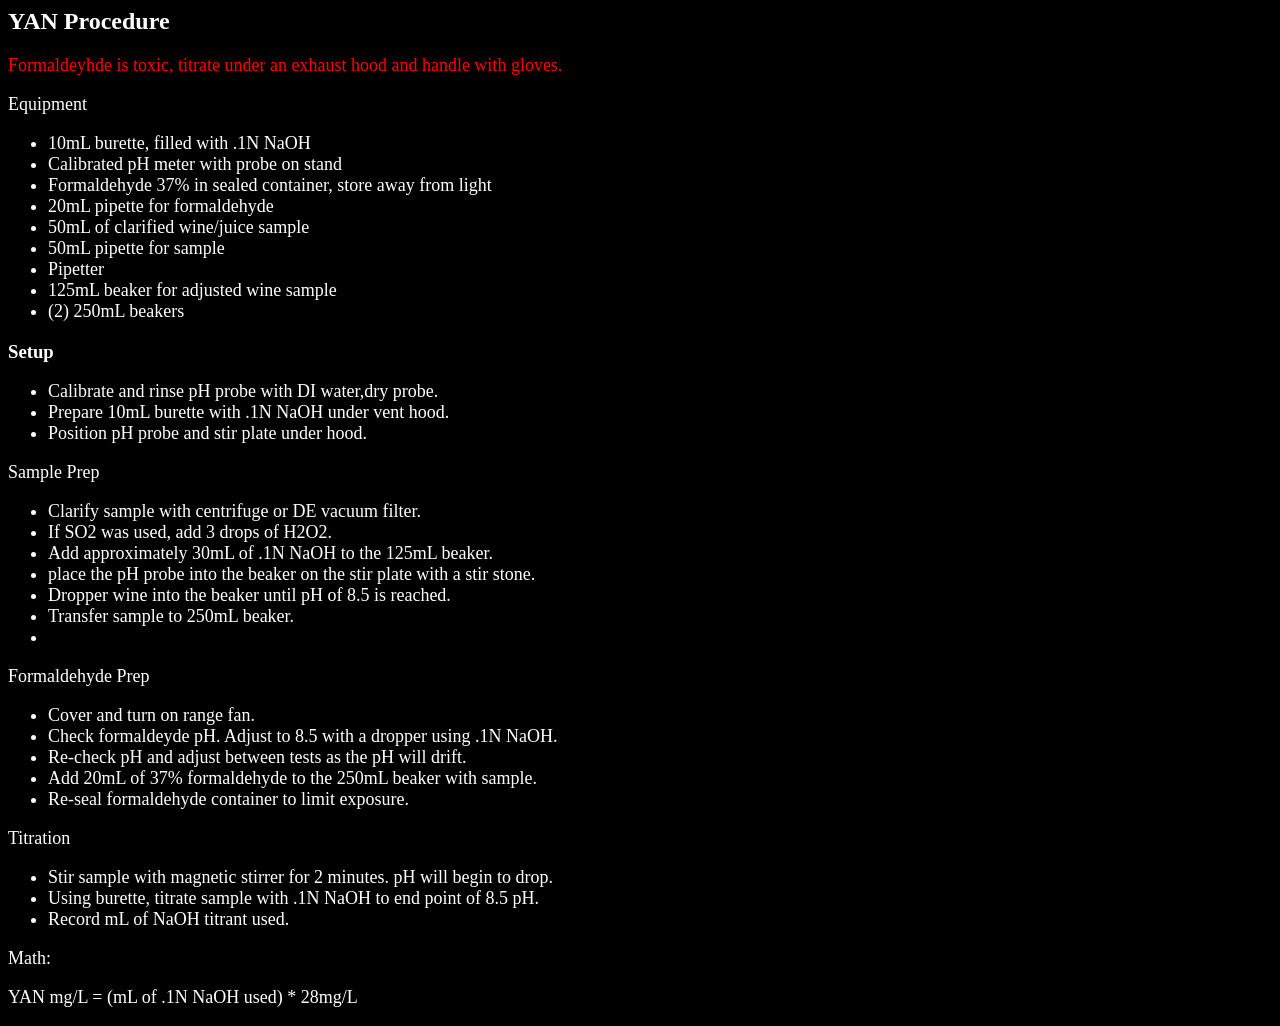
<file: assets/procedures/YAN.html>
<html>
<head>
<title>YAN Procedure</title>
<style>
  p {
    color: white;
	font-size: 18px;
  }
   li {
    color: white;
	font-size: 18px;
  }
</style>
</head>
<body style="background-color:black">
<span style="color: white;">
<H2>YAN Procedure</H2>
<p><font color=red>Formaldeyhde is toxic, titrate under an exhaust hood and handle with gloves.</font></p>
<p>Equipment</p>
<ul>
<li>10mL burette, filled with .1N NaOH</li>
<li>Calibrated pH meter with probe on stand</li>
<li>Formaldehyde 37% in sealed container, store away from light</li>
<li>20mL pipette for formaldehyde</li>
<li>50mL of clarified wine/juice sample</li>
<li>50mL pipette for sample</li>
<li>Pipetter</li>
<li>125mL beaker for adjusted wine sample</li>
<li>(2) 250mL beakers</li>
</ul>
<h3>Setup</h3>
<ul>
<li>Calibrate and rinse pH probe with DI water,dry probe.</li>
<li>Prepare 10mL burette with .1N NaOH under vent hood.</li>
<li>Position pH probe and stir plate under hood.</li>
</ul>
<p>Sample Prep</p>
<ul>
<li>Clarify sample with centrifuge or DE vacuum filter.</li>
<li>If SO2 was used, add 3 drops of H2O2.</li>
<li>Add approximately 30mL of .1N NaOH to the 125mL beaker.</li>
<li>place the pH probe into the beaker on the stir plate with a stir stone.</li>
<li>Dropper wine into the beaker until pH of 8.5 is reached.</li>
<li>Transfer sample to 250mL beaker.<li>
</ul>
<p>Formaldehyde Prep</p>
<ul>
<li>Cover and turn on range fan.</li>
<li>Check formaldeyde pH. Adjust to 8.5 with a dropper using .1N NaOH.</li>
<li>Re-check pH and adjust between tests as the pH will drift.</li>
<li>Add 20mL of 37% formaldehyde to the 250mL beaker with sample.</li>
<li>Re-seal formaldehyde container to limit exposure.</li>
</ul>
<p>Titration</p>
<ul>
<li>Stir sample with magnetic stirrer for 2 minutes. pH will begin to drop.</li>
<li>Using burette, titrate sample with .1N NaOH to end point of 8.5 pH.</li>
<li>Record mL of NaOH titrant used.</li>
</ul>
<p>Math:</p>
<p>YAN mg/L = (mL of .1N NaOH used) * 28mg/L</p>
</span>
</body>
</html>
</file>
<file: css/styles.css>
:root {
  --cream: #faf6ef;
  --cream-2: #f2ead9;
  --wine: #6b1e2b;
  --wine-dark: #4a1420;
  --wine-light: #9a3347;
  --ink: #2b2320;
  --ink-soft: #6b5f56;
  --border: #e4d9c8;
  --card-bg: #ffffff;
  --danger: #b3261e;
  --success: #2e7d32;
  --radius: 10px;
  --shadow: 0 1px 3px rgba(43, 35, 32, 0.08), 0 1px 2px rgba(43, 35, 32, 0.06);
}

* { box-sizing: border-box; }

html { -webkit-text-size-adjust: 100%; }
html, body {
  margin: 0;
  padding: 0;
  height: 100%;
  background: var(--cream);
  color: var(--ink);
  font-family: -apple-system, "Segoe UI", Roboto, Helvetica, Arial, sans-serif;
  font-size: 16px;
  -webkit-tap-highlight-color: transparent;
  -webkit-touch-callout: none;
  overscroll-behavior-y: none;
}

#app {
  max-width: 900px;
  margin: 0 auto;
  padding: 16px max(20px, env(safe-area-inset-right)) calc(60px + env(safe-area-inset-bottom)) max(20px, env(safe-area-inset-left));
  min-height: 100vh;
}

a { color: var(--wine); }

.topbar {
  position: sticky;
  top: 0;
  z-index: 20;
  background: var(--wine);
  color: #fff;
  padding: calc(10px + env(safe-area-inset-top)) max(20px, env(safe-area-inset-right)) 10px max(20px, env(safe-area-inset-left));
  display: flex;
  align-items: center;
  justify-content: space-between;
  box-shadow: var(--shadow);
}
.topbar .brand { display: flex; align-items: center; gap: 10px; font-weight: 600; font-size: 17px; cursor: pointer; }
.topbar .brand img { width: 26px; height: 26px; border-radius: 6px; }
.topbar .top-actions { display: flex; gap: 6px; }
.topbar button {
  background: rgba(255,255,255,0.12);
  border: none;
  color: #fff;
  padding: 10px 16px;
  min-height: 44px;
  border-radius: 8px;
  cursor: pointer;
  font-size: 15px;
}
.topbar button:hover { background: rgba(255,255,255,0.22); }

.page-header {
  display: flex;
  align-items: center;
  gap: 10px;
  margin: 4px 0 16px;
}
.page-header h1 { font-size: 20px; margin: 0; flex: 1; color: var(--wine-dark); }
.page-actions { display: flex; gap: 8px; }

.btn-icon {
  background: none;
  border: 1px solid var(--border);
  border-radius: 8px;
  width: 34px;
  height: 34px;
  cursor: pointer;
  font-size: 16px;
  color: var(--wine);
}
.btn-icon:hover { background: var(--cream-2); }

.section-title {
  font-size: 12px;
  text-transform: uppercase;
  letter-spacing: 0.06em;
  color: var(--ink-soft);
  margin: 20px 4px 8px;
  font-weight: 700;
}
.section-title:first-child { margin-top: 4px; }

.menu-grid { display: flex; flex-direction: column; gap: 8px; }

.menu-card, .card {
  background: var(--card-bg);
  border: 1px solid var(--border);
  border-radius: var(--radius);
  box-shadow: var(--shadow);
}

.menu-card {
  display: flex;
  align-items: center;
  gap: 12px;
  padding: 12px 14px;
  cursor: pointer;
  text-decoration: none;
  color: var(--ink);
}
.menu-card:hover { border-color: var(--wine-light); }
.menu-card .chip {
  width: 38px; height: 38px; border-radius: 9px;
  background: var(--cream-2);
  display: flex; align-items: center; justify-content: center;
  font-size: 18px; flex-shrink: 0;
}
.menu-card .label { flex: 1; font-weight: 500; }
.menu-card .chev { color: var(--ink-soft); }

.card { padding: 16px; margin-bottom: 14px; }
.card h2 { margin: 0 0 12px; font-size: 15px; color: var(--wine-dark); }

.field { margin-bottom: 12px; display: flex; flex-direction: column; gap: 4px; }
.field label { font-size: 12.5px; font-weight: 600; color: var(--ink-soft); }
.field .hint { font-size: 11.5px; color: var(--ink-soft); }

.input, select, input[type=text], input[type=number], input[type=date], input[type=email], textarea {
  padding: 11px 12px;
  min-height: 44px;
  border: 1px solid var(--border);
  border-radius: 8px;
  font-size: 16px; /* >=16px stops iOS zooming into fields */
  -webkit-appearance: none;
  appearance: none;
  background: #fff;
  color: var(--ink);
  font-family: inherit;
  width: 100%;
}
.input:focus, select:focus, textarea:focus { outline: 2px solid var(--wine-light); outline-offset: -1px; }

.row { display: flex; gap: 12px; flex-wrap: wrap; }
.row > .field { flex: 1; min-width: 160px; }

.checkbox-field { display: flex; align-items: center; gap: 8px; margin-bottom: 12px; }
.checkbox-field label { font-size: 13px; color: var(--ink); font-weight: 500; }

.btn {
  background: var(--wine);
  color: #fff;
  border: none;
  padding: 12px 18px;
  min-height: 44px;
  border-radius: 8px;
  font-size: 15px;
  font-weight: 600;
  cursor: pointer;
}
.btn:hover { background: var(--wine-dark); }
.btn.secondary { background: var(--cream-2); color: var(--wine-dark); }
.btn.secondary:hover { background: var(--border); }
.btn.danger { background: var(--danger); }
.btn.small { padding: 9px 12px; font-size: 14px; }
.btn:disabled { opacity: 0.5; cursor: not-allowed; }

.result-box {
  background: var(--cream-2);
  border-radius: 8px;
  padding: 12px;
  margin: 6px 0 14px;
  display: flex;
  justify-content: space-between;
  align-items: baseline;
}
.result-box .value { font-size: 22px; font-weight: 700; color: var(--wine-dark); }
.result-box .unit { font-size: 12px; color: var(--ink-soft); }

.list-row {
  background: var(--card-bg);
  border: 1px solid var(--border);
  border-radius: var(--radius);
  padding: 12px 14px;
  margin-bottom: 8px;
  display: flex;
  gap: 12px;
  align-items: center;
}
.list-row .icon { width: 34px; height: 34px; border-radius: 8px; background: var(--cream-2); display: flex; align-items: center; justify-content: center; font-size: 15px; flex-shrink: 0; }
.list-row .main { flex: 1; min-width: 0; cursor: pointer; }
.list-row .title { font-weight: 600; color: var(--wine-dark); }
.list-row .meta { font-size: 12.5px; color: var(--ink-soft); margin-top: 2px; }
.list-row .value-col { text-align: right; font-size: 13px; }
.list-row .value-col .big { font-weight: 700; font-size: 16px; color: var(--wine-dark); }
.list-row .row-actions { display: flex; gap: 6px; }

.empty-state { text-align: center; color: var(--ink-soft); padding: 40px 10px; font-size: 14px; }

.toolbar { display: flex; gap: 10px; margin-bottom: 14px; flex-wrap: wrap; align-items: center; }
.toolbar .spacer { flex: 1; }

#toast-host { position: fixed; bottom: calc(16px + env(safe-area-inset-bottom)); left: 50%; transform: translateX(-50%); z-index: 100; display: flex; flex-direction: column; gap: 8px; align-items: center; }
.toast {
  background: var(--wine-dark);
  color: #fff;
  padding: 10px 16px;
  border-radius: 8px;
  font-size: 13.5px;
  box-shadow: var(--shadow);
  opacity: 0;
  transform: translateY(8px);
  transition: opacity .2s, transform .2s;
  max-width: 90vw;
}
.toast.show { opacity: 1; transform: translateY(0); }

.wheel-img-wrap { text-align: center; overflow: auto; background: #fff; border-radius: var(--radius); border: 1px solid var(--border); padding: 10px; }
.wheel-img-wrap img { max-width: 100%; cursor: zoom-in; }
.wheel-img-wrap.zoomed img { max-width: none; cursor: zoom-out; }

.stat-grid { display: grid; grid-template-columns: repeat(auto-fill, minmax(160px, 1fr)); gap: 10px; }
.stat-tile { background: var(--card-bg); border: 1px solid var(--border); border-radius: var(--radius); padding: 12px; }
.stat-tile .num { font-size: 22px; font-weight: 700; color: var(--wine-dark); }
.stat-tile .label { font-size: 12px; color: var(--ink-soft); }

table.data-table { width: 100%; border-collapse: collapse; font-size: 13.5px; }
table.data-table th, table.data-table td { text-align: left; padding: 8px 10px; border-bottom: 1px solid var(--border); }
table.data-table th { color: var(--ink-soft); font-weight: 600; font-size: 12px; text-transform: uppercase; }

.modal-backdrop {
  position: fixed; inset: 0; background: rgba(43,35,32,0.45); display: flex; align-items: center; justify-content: center; z-index: 50; padding: 20px;
}
.modal { background: #fff; border-radius: var(--radius); padding: 20px; max-width: 420px; width: 100%; box-shadow: var(--shadow); }
.modal h3 { margin-top: 0; }

.install-banner {
  background: var(--cream-2);
  border: 1px solid var(--border);
  border-radius: var(--radius);
  padding: 10px 14px;
  display: flex;
  align-items: center;
  gap: 12px;
  margin-bottom: 14px;
  font-size: 13.5px;
}

@media (max-width: 600px) {
  #app { padding: 12px; }
  .row > .field { min-width: 100%; }
}

/* iPad / touch */
select { background-image: linear-gradient(45deg, transparent 50%, var(--ink-soft) 50%), linear-gradient(135deg, var(--ink-soft) 50%, transparent 50%); background-position: calc(100% - 18px) 55%, calc(100% - 13px) 55%; background-size: 5px 5px; background-repeat: no-repeat; padding-right: 32px; }
.list-row, .menu-card { -webkit-user-select: none; user-select: none; }
.wheel-img-wrap { -webkit-overflow-scrolling: touch; }
@media (hover: none) {
  .btn:hover { background: var(--wine); }
  .btn.secondary:hover { background: var(--cream-2); }
  .menu-card:hover { border-color: var(--border); }
}
@media (display-mode: standalone) { .install-banner { display: none !important; } }
</file>
